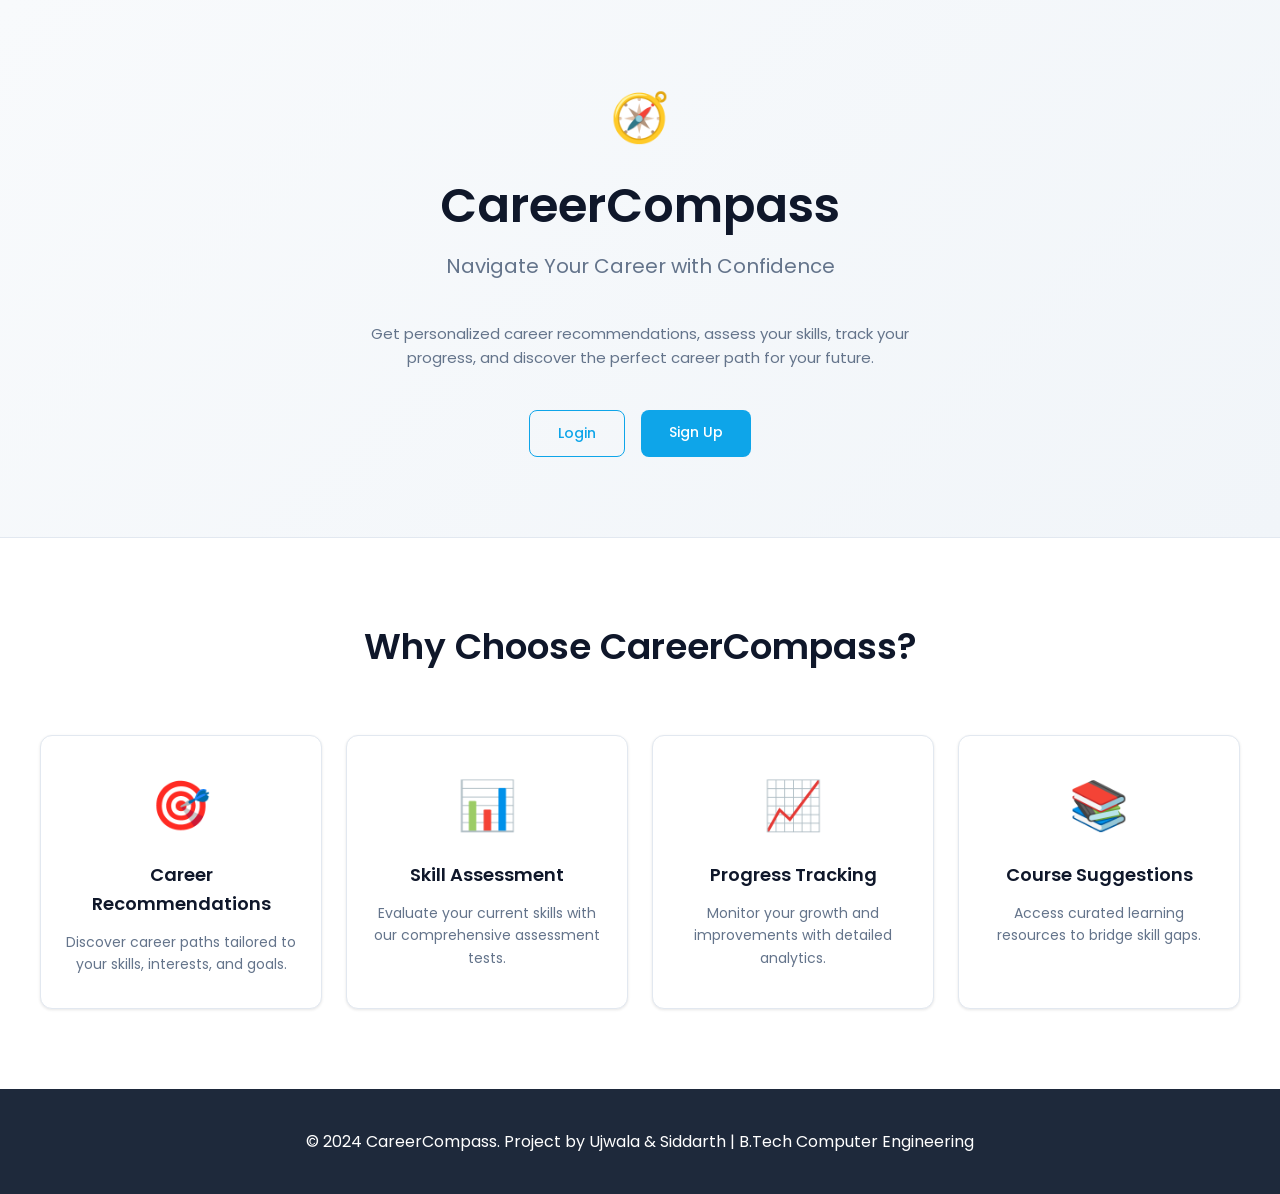
<file: index.html>
<!DOCTYPE html>
<html lang="en">
<head>
    <meta charset="UTF-8">
    <meta name="viewport" content="width=device-width, initial-scale=1.0">
    <title>CareerCompass - Navigate Your Career with Confidence</title>
    <link rel="stylesheet" href="style.css">
    <style>
        /* Landing page specific styles */
        .landing-hero {
            background: linear-gradient(135deg, #f8fafc 0%, #f1f5f9 100%);
            padding: 80px 40px;
            text-align: center;
            border-bottom: 1px solid var(--border-color);
        }

        .hero-content {
            max-width: 800px;
            margin: 0 auto;
        }

        .hero-logo {
            font-size: 48px;
            margin-bottom: 20px;
        }

        .hero-title {
            font-size: 48px;
            font-weight: 600;
            color: var(--text-dark);
            margin-bottom: 16px;
            line-height: 1.2;
        }

        .hero-tagline {
            font-size: 20px;
            color: var(--text-muted);
            margin-bottom: 40px;
        }

        .hero-cta {
            display: flex;
            gap: 16px;
            justify-content: center;
            flex-wrap: wrap;
        }

        .landing-features {
            padding: 80px 40px;
            background-color: white;
        }

        .features-container {
            max-width: 1200px;
            margin: 0 auto;
        }

        .features-title {
            font-size: 36px;
            font-weight: 600;
            text-align: center;
            margin-bottom: 60px;
            color: var(--text-dark);
        }

        .features-grid {
            display: grid;
            grid-template-columns: repeat(4, 1fr);
            gap: 24px;
        }

        .feature-card {
            background: white;
            border: 1px solid var(--border-color);
            border-radius: 12px;
            padding: 32px 24px;
            text-align: center;
            transition: all 0.2s ease;
            box-shadow: var(--shadow-sm);
        }

        .feature-card:hover {
            box-shadow: var(--shadow-md);
            border-color: var(--accent-teal);
            transform: translateY(-4px);
        }

        .feature-icon {
            font-size: 48px;
            margin-bottom: 16px;
        }

        .feature-title {
            font-size: 18px;
            font-weight: 600;
            color: var(--text-dark);
            margin-bottom: 12px;
        }

        .feature-desc {
            font-size: 14px;
            color: var(--text-muted);
            line-height: 1.6;
        }

        .landing-footer {
            padding: 40px;
            background-color: var(--primary-dark);
            color: white;
            text-align: center;
        }

        @media (max-width: 1024px) {
            .features-grid {
                grid-template-columns: repeat(2, 1fr);
            }
        }

        @media (max-width: 768px) {
            .landing-hero {
                padding: 60px 20px;
            }

            .hero-title {
                font-size: 36px;
            }

            .hero-tagline {
                font-size: 18px;
            }

            .features-grid {
                grid-template-columns: 1fr;
            }

            .landing-features {
                padding: 60px 20px;
            }

            .features-title {
                font-size: 28px;
            }
        }
    </style>
</head>
<body>
    <!-- Hero Section -->
    <section class="landing-hero">
        <div class="hero-content">
            <div class="hero-logo">🧭</div>
            <h1 class="hero-title">CareerCompass</h1>
            <p class="hero-tagline">Navigate Your Career with Confidence</p>
            <p style="font-size: 15px; color: var(--text-muted); margin-bottom: 40px; max-width: 600px; margin-left: auto; margin-right: auto;">
                Get personalized career recommendations, assess your skills, track your progress, and discover the perfect career path for your future.
            </p>
            <div class="hero-cta">
                <a href="login.html" class="btn btn-outline">Login</a>
                <a href="signup.html" class="btn btn-primary">Sign Up</a>
            </div>
        </div>
    </section>

    <!-- Features Section -->
    <section class="landing-features">
        <div class="features-container">
            <h2 class="features-title">Why Choose CareerCompass?</h2>
            <div class="features-grid">
                <div class="feature-card">
                    <div class="feature-icon">🎯</div>
                    <h3 class="feature-title">Career Recommendations</h3>
                    <p class="feature-desc">Discover career paths tailored to your skills, interests, and goals.</p>
                </div>
                <div class="feature-card">
                    <div class="feature-icon">📊</div>
                    <h3 class="feature-title">Skill Assessment</h3>
                    <p class="feature-desc">Evaluate your current skills with our comprehensive assessment tests.</p>
                </div>
                <div class="feature-card">
                    <div class="feature-icon">📈</div>
                    <h3 class="feature-title">Progress Tracking</h3>
                    <p class="feature-desc">Monitor your growth and improvements with detailed analytics.</p>
                </div>
                <div class="feature-card">
                    <div class="feature-icon">📚</div>
                    <h3 class="feature-title">Course Suggestions</h3>
                    <p class="feature-desc">Access curated learning resources to bridge skill gaps.</p>
                </div>
            </div>
        </div>
    </section>

    <!-- Footer Section -->
    <section class="landing-footer">
        <p>© 2024 CareerCompass. Project by Ujwala & Siddarth | B.Tech Computer Engineering</p>
    </section>
</body>
</html>
</file>
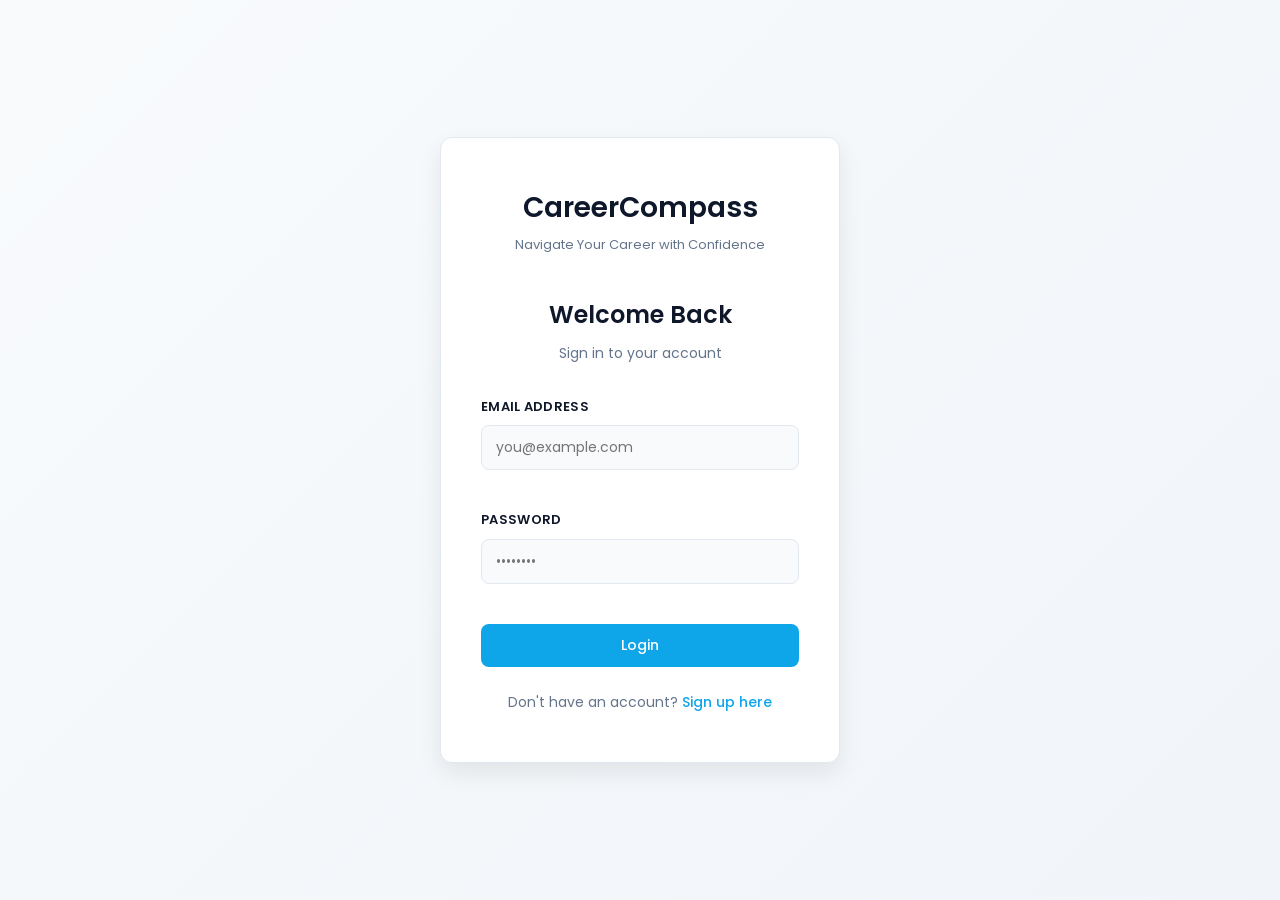
<file: login.html>
<!DOCTYPE html>
<html lang="en">
<head>
    <meta charset="UTF-8">
    <meta name="viewport" content="width=device-width, initial-scale=1.0">
    <title>CareerCompass - Login</title>
    <link rel="stylesheet" href="style.css">
    <link rel="stylesheet" href="login.css">
</head>
<body>
    <div class="login-container">
        <div class="login-card">
            <div class="login-header">
                <h1>CareerCompass</h1>
                <p>Navigate Your Career with Confidence</p>
            </div>

            <h2 class="login-title">Welcome Back</h2>
            <p class="login-subtitle">Sign in to your account</p>

            <div id="errorMsg" style="display:none; color:#ef4444; background:#fef2f2; border:1px solid #fecaca; padding:10px 14px; border-radius:8px; font-size:13px; margin-bottom:16px;"></div>
            <div id="successMsg" style="display:none; color:#16a34a; background:#f0fdf4; border:1px solid #bbf7d0; padding:10px 14px; border-radius:8px; font-size:13px; margin-bottom:16px;"></div>

            <form class="login-form" id="loginForm">
                <div class="form-group">
                    <label for="email">Email Address</label>
                    <input type="email" id="email" name="email" placeholder="you@example.com" required>
                </div>

                <div class="form-group">
                    <label for="password">Password</label>
                    <input type="password" id="password" name="password" placeholder="••••••••" required>
                </div>

                <button type="submit" class="btn btn-primary" style="width:100%;" id="loginBtn">
                    Login
                </button>
            </form>

            <p class="login-footer">
                Don't have an account? <a href="signup.html">Sign up here</a>
            </p>
        </div>
    </div>

    <script>
document.getElementById('loginForm').addEventListener('submit', async function(e) {
    e.preventDefault();

    const btn = document.getElementById('loginBtn');
    const errorEl = document.getElementById('errorMsg');

    btn.textContent = 'Logging in...';
    btn.disabled = true;
    errorEl.style.display = 'none';

    try {
        const formData = new FormData(this);

        // 1. Fetching from the relative backend path
        // 2. Setting credentials to 'include' for PHP Session cookies
        const response = await fetch("../Backend/Login.php", {
            method: "POST",
            body: formData,
            headers: {
                "Accept": "application/json"
            },
            credentials: "include"
        });

        console.log("RAW RESPONSE:", response);

        const text = await response.text();
        console.log("TEXT:", text);

        if (!response.ok) {
            throw new Error(`HTTP error! status: ${response.status}`);
        }

        // 3. Extract JSON safely from potential PHP warnings/errors
        let result = null;
        try {
            // Look for first '{' and last '}' to ignore any PHP garbage text
            const jsonStart = text.indexOf('{');
            const jsonEnd = text.lastIndexOf('}');
            
            if (jsonStart !== -1 && jsonEnd !== -1) {
                const cleanedJson = text.substring(jsonStart, jsonEnd + 1);
                result = JSON.parse(cleanedJson);
            } else {
                throw new Error("No JSON object found in response");
            }
        } catch (parseErr) {
            console.error("JSON Parse Error:", parseErr, "Raw Text:", text);
            throw new Error("Failed to parse server response");
        }

        console.log("PARSED JSON:", result);

        // 4. Handle logical success or failure
        if (result.success === true) {
            // Redirect explicitly to dashboard.html in current folder
            window.location.href = "dashboard.html";
        } else {
            errorEl.textContent = result.message || "Invalid credentials.";
            errorEl.style.display = "block";
            btn.textContent = "Login";
            btn.disabled = false;
        }

    } catch (err) {
        console.error("LOGIN ERROR:", err);
        errorEl.textContent = "Server error or connection issue. Check console.";
        errorEl.style.display = "block";
        btn.textContent = "Login";
        btn.disabled = false;
    }
});
</script>
</body>
</html>
</file>
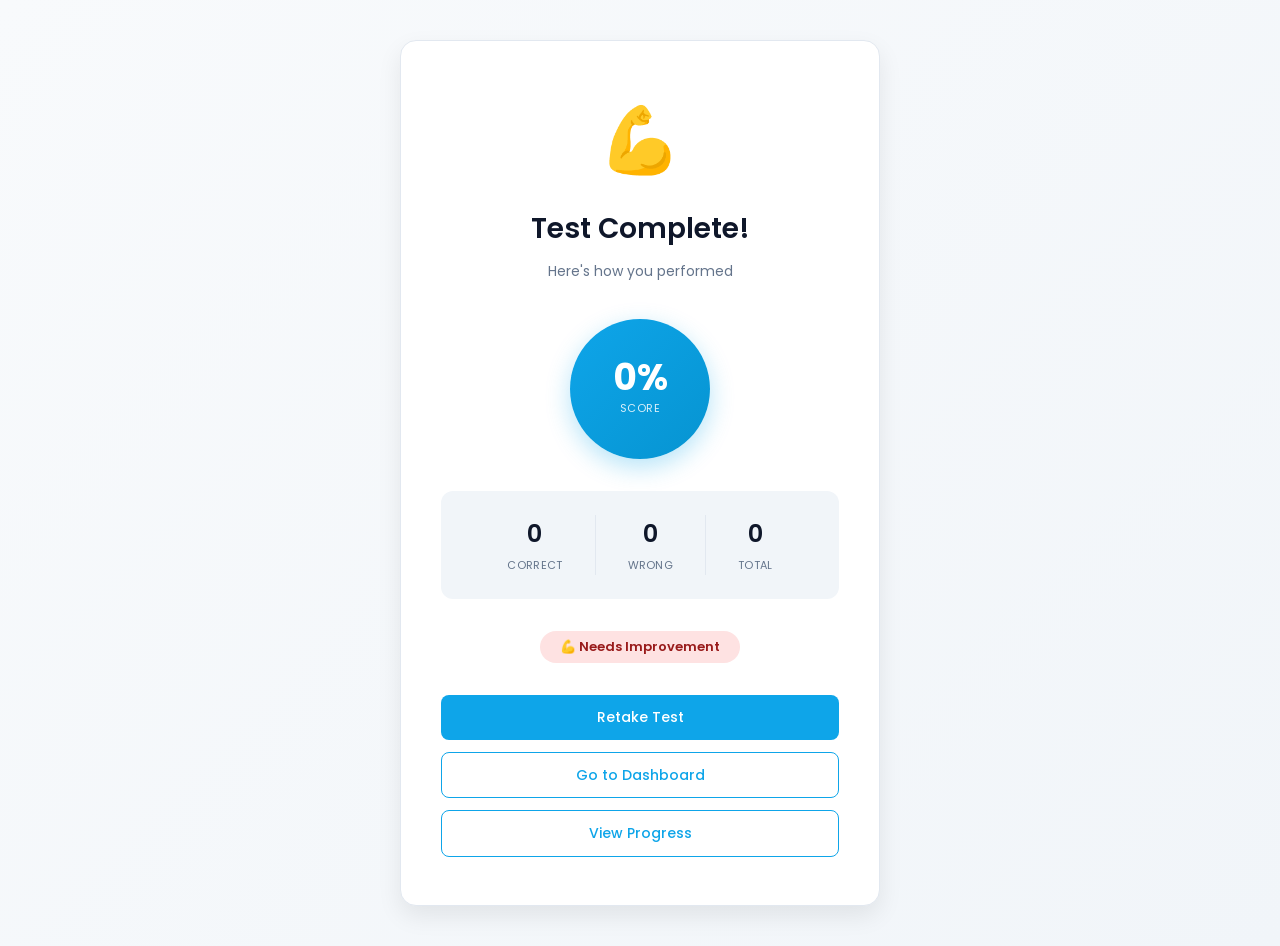
<file: result.html>
<!DOCTYPE html>
<html lang="en">
<head>
    <meta charset="UTF-8">
    <meta name="viewport" content="width=device-width, initial-scale=1.0">
    <title>CareerCompass - Test Result</title>
    <link rel="stylesheet" href="style.css">
    <style>
        .result-wrapper {
            min-height: 100vh;
            display: flex;
            align-items: center;
            justify-content: center;
            background: linear-gradient(135deg, #f8fafc 0%, #f1f5f9 100%);
            padding: 40px 20px;
        }

        .result-card {
            background: white;
            border: 1px solid var(--border-color);
            border-radius: 16px;
            padding: 48px 40px;
            box-shadow: var(--shadow-lg);
            width: 100%;
            max-width: 480px;
            text-align: center;
        }

        .result-icon {
            font-size: 64px;
            margin-bottom: 16px;
            display: block;
        }

        .result-title {
            font-size: 28px;
            font-weight: 600;
            color: var(--text-dark);
            margin-bottom: 8px;
        }

        .result-subtitle {
            font-size: 14px;
            color: var(--text-muted);
            margin-bottom: 36px;
        }

        .score-circle {
            width: 140px;
            height: 140px;
            border-radius: 50%;
            background: linear-gradient(135deg, var(--accent-teal), #0694d1);
            display: flex;
            flex-direction: column;
            align-items: center;
            justify-content: center;
            margin: 0 auto 32px;
            box-shadow: 0 8px 24px rgba(14, 165, 233, 0.3);
        }

        .score-circle .percentage {
            font-size: 36px;
            font-weight: 700;
            color: white;
            line-height: 1;
        }

        .score-circle .score-label {
            font-size: 11px;
            color: rgba(255,255,255,0.85);
            text-transform: uppercase;
            letter-spacing: 0.5px;
            margin-top: 4px;
        }

        .score-breakdown {
            display: flex;
            justify-content: center;
            gap: 32px;
            padding: 24px;
            background: var(--secondary-light);
            border-radius: 12px;
            margin-bottom: 32px;
        }

        .breakdown-item {
            text-align: center;
        }

        .breakdown-value {
            font-size: 24px;
            font-weight: 600;
            color: var(--text-dark);
        }

        .breakdown-label {
            font-size: 11px;
            color: var(--text-muted);
            text-transform: uppercase;
            letter-spacing: 0.3px;
            margin-top: 4px;
        }

        .breakdown-divider {
            width: 1px;
            background: var(--border-color);
        }

        .performance-badge {
            display: inline-block;
            padding: 6px 20px;
            border-radius: 20px;
            font-size: 13px;
            font-weight: 600;
            margin-bottom: 32px;
        }

        .badge-excellent { background: #dcfce7; color: #166534; }
        .badge-good      { background: #dbeafe; color: #1e40af; }
        .badge-average   { background: #fef9c3; color: #854d0e; }
        .badge-low       { background: #fee2e2; color: #991b1b; }

        .result-actions {
            display: flex;
            flex-direction: column;
            gap: 12px;
        }

        .result-actions a {
            display: block;
        }

        @media (max-width: 480px) {
            .result-card {
                padding: 32px 24px;
            }
            .score-circle {
                width: 120px;
                height: 120px;
            }
            .score-circle .percentage {
                font-size: 28px;
            }
        }
    </style>
</head>
<body>
    <div class="result-wrapper">
        <div class="result-card">
            <span class="result-icon" id="resultIcon">🎯</span>
            <h1 class="result-title">Test Complete!</h1>
            <p class="result-subtitle">Here's how you performed</p>

            <div class="score-circle">
                <span class="percentage" id="percentageDisplay">—</span>
                <span class="score-label">Score</span>
            </div>

            <div class="score-breakdown">
                <div class="breakdown-item">
                    <div class="breakdown-value" id="correctCount">—</div>
                    <div class="breakdown-label">Correct</div>
                </div>
                <div class="breakdown-divider"></div>
                <div class="breakdown-item">
                    <div class="breakdown-value" id="wrongCount">—</div>
                    <div class="breakdown-label">Wrong</div>
                </div>
                <div class="breakdown-divider"></div>
                <div class="breakdown-item">
                    <div class="breakdown-value" id="totalCount">—</div>
                    <div class="breakdown-label">Total</div>
                </div>
            </div>

            <span class="performance-badge" id="performanceBadge">—</span>

            <div class="result-actions">
                <a href="test.html" class="btn btn-primary">Retake Test</a>
                <a href="dashboard.html" class="btn btn-outline">Go to Dashboard</a>
                <a href="progress.html" class="btn btn-outline">View Progress</a>
            </div>
        </div>
    </div>

    <script>
        const data = JSON.parse(localStorage.getItem('result') || '{}');

        const score   = data.score      ?? 0;
        const total   = data.total      ?? 0;
        const pct     = data.percentage ?? (total ? Math.round(score / total * 100) : 0);
        const wrong   = total - score;

        document.getElementById('percentageDisplay').textContent = Math.round(pct) + '%';
        document.getElementById('correctCount').textContent = score;
        document.getElementById('wrongCount').textContent   = wrong;
        document.getElementById('totalCount').textContent   = total;

        const badge = document.getElementById('performanceBadge');
        const icon  = document.getElementById('resultIcon');

        if (pct >= 80) {
            badge.textContent = '🏆 Excellent Performance';
            badge.className   = 'performance-badge badge-excellent';
            icon.textContent  = '🏆';
        } else if (pct >= 60) {
            badge.textContent = '👍 Good Job';
            badge.className   = 'performance-badge badge-good';
            icon.textContent  = '👍';
        } else if (pct >= 40) {
            badge.textContent = '📚 Keep Practicing';
            badge.className   = 'performance-badge badge-average';
            icon.textContent  = '📚';
        } else {
            badge.textContent = '💪 Needs Improvement';
            badge.className   = 'performance-badge badge-low';
            icon.textContent  = '💪';
        }
    </script>
</body>
</html>
</file>
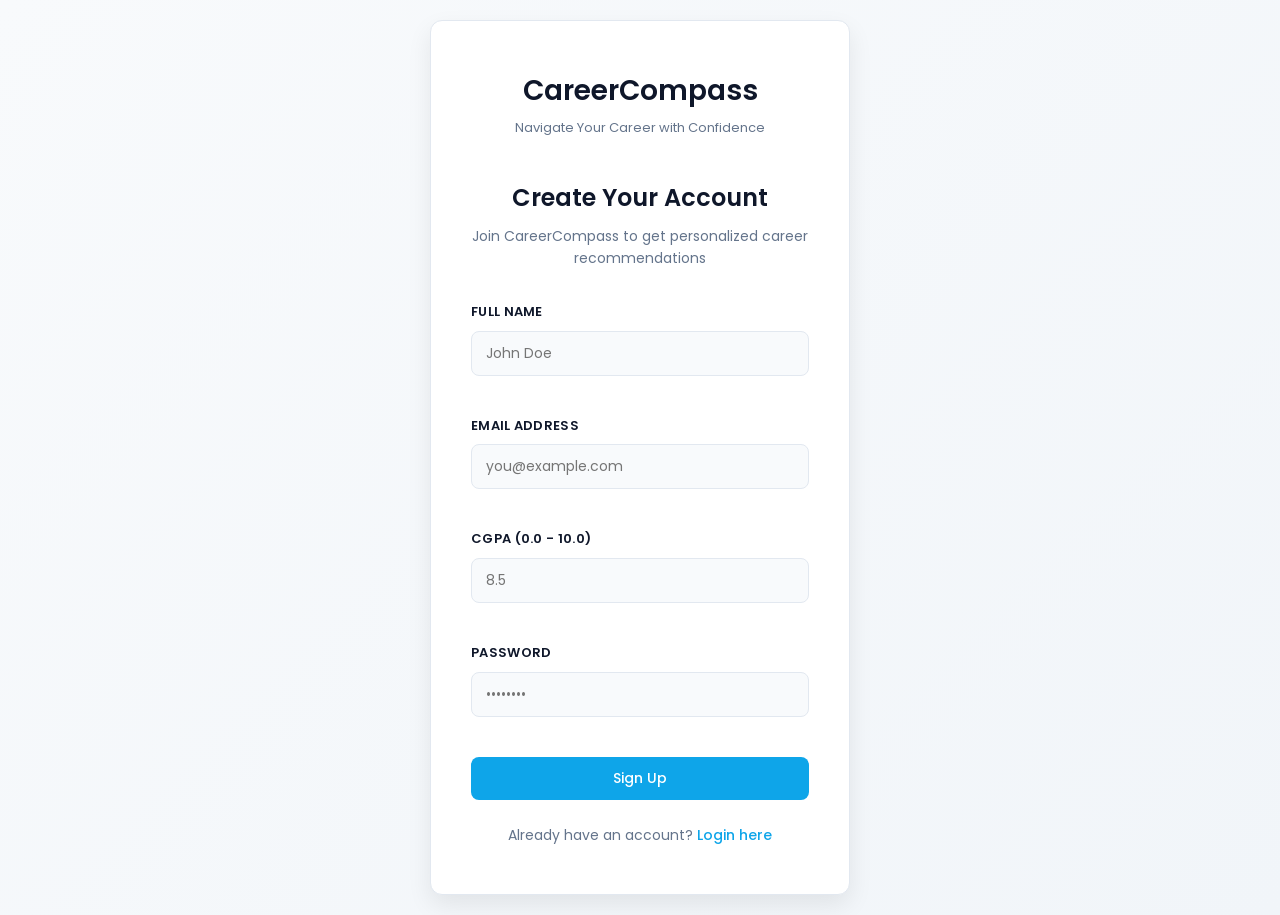
<file: signup.html>
<!DOCTYPE html>
<html lang="en">
<head>
    <meta charset="UTF-8">
    <meta name="viewport" content="width=device-width, initial-scale=1.0">
    <title>CareerCompass - Sign Up</title>
    <link rel="stylesheet" href="style.css">
    <link rel="stylesheet" href="signup.css">
</head>
<body>
    <div class="signup-container">
        <div class="signup-card">
            <div class="signup-header">
                <h1>CareerCompass</h1>
                <p>Navigate Your Career with Confidence</p>
            </div>
 
            <h2 class="signup-title">Create Your Account</h2>
            <p class="signup-subtitle">Join CareerCompass to get personalized career recommendations</p>
 
            <div id="errorMsg" style="display:none; color:#ef4444; background:#fef2f2; border:1px solid #fecaca; padding:10px 14px; border-radius:8px; font-size:13px; margin-bottom:16px;"></div>
            <div id="successMsg" style="display:none; color:#16a34a; background:#f0fdf4; border:1px solid #bbf7d0; padding:10px 14px; border-radius:8px; font-size:13px; margin-bottom:16px;"></div>
 
            <form class="signup-form" id="signupForm">
                <div class="form-group">
                    <label for="name">Full Name</label>
                    <input type="text" id="name" name="name" placeholder="John Doe" required>
                </div>
 
                <div class="form-group">
                    <label for="email">Email Address</label>
                    <input type="email" id="email" name="email" placeholder="you@example.com" required>
                </div>
 
                <div class="form-group">
                    <label for="cgpa">CGPA (0.0 - 10.0)</label>
                    <input type="number" id="cgpa" name="cgpa" placeholder="8.5" min="0" max="10" step="0.1">
                </div>
 
                <div class="form-group">
                    <label for="password">Password</label>
                    <input type="password" id="password" name="password" placeholder="••••••••" required>
                </div>
 
                <button type="submit" class="btn btn-primary" style="width:100%;" id="signupBtn">Sign Up</button>
            </form>
 
            <p class="signup-footer">
                Already have an account? <a href="login.html">Login here</a>
            </p>
        </div>
    </div>
 
  <script>
document.getElementById('signupForm').addEventListener('submit', async function(e) {
    e.preventDefault();

    const btn = document.getElementById('signupBtn');
    const errorEl = document.getElementById('errorMsg');
    const successEl = document.getElementById('successMsg');

    btn.textContent = 'Creating account...';
    btn.disabled = true;
    errorEl.style.display = 'none';
    successEl.style.display = 'none';

    try {
        const formData = new FormData(this);

        const response = await fetch('../Backend/Signup.php', {
            method: 'POST',
            body: formData
        });

        const text = await response.text();
        console.log(text);

        let result;

        try {
            result = JSON.parse(text);
        } catch (e) {
            throw new Error(text);
        }

        if (result.success) {
            successEl.textContent = result.message;
            successEl.style.display = 'block';

            setTimeout(() => {
                window.location.href = result.redirect;
            }, 1000);

        } else {
            errorEl.textContent = result.message;
            errorEl.style.display = 'block';
            btn.textContent = 'Sign Up';
            btn.disabled = false;
        }

    } catch (err) {
        errorEl.textContent = err.message;
        errorEl.style.display = 'block';
        btn.textContent = 'Sign Up';
        btn.disabled = false;
    }
});
</script>
</body>
</html>
</file>
<file: style.css>
/* ==================== GLOBAL STYLES ==================== */
@import url('https://fonts.googleapis.com/css2?family=Poppins:wght@400;500;600&display=swap');

* {
    margin: 0;
    padding: 0;
    box-sizing: border-box;
}

:root {
    --primary-dark: #1e293b;
    --primary-light: #f8fafc;
    --secondary-light: #f1f5f9;
    --border-color: #e2e8f0;
    --text-dark: #0f172a;
    --text-muted: #64748b;
    --accent-teal: #0ea5e9;
    --accent-gold: #f59e0b;
    --shadow-sm: 0 1px 3px rgba(0, 0, 0, 0.1);
    --shadow-md: 0 4px 6px rgba(0, 0, 0, 0.1);
    --shadow-lg: 0 10px 25px rgba(0, 0, 0, 0.08);
    --transition: all 0.2s ease;
}

html {
    scroll-behavior: smooth;
}

body {
    font-family: 'Poppins', sans-serif;
    background-color: var(--primary-light);
    color: var(--text-dark);
    line-height: 1.6;
}

/* ==================== LAYOUT ==================== */
.app-container {
    display: flex;
    min-height: 100vh;
}

/* Sidebar Navigation */
.sidebar {
    width: 260px;
    background-color: var(--primary-dark);
    color: white;
    padding: 30px 0;
    position: fixed;
    height: 100vh;
    overflow-y: auto;
    box-shadow: var(--shadow-md);
}

.sidebar-logo {
    padding: 0 24px 30px;
    border-bottom: 1px solid rgba(255, 255, 255, 0.1);
    margin-bottom: 30px;
}

.sidebar-logo h1 {
    font-size: 22px;
    font-weight: 600;
    letter-spacing: -0.5px;
}

.sidebar-logo p {
    font-size: 11px;
    opacity: 0.7;
    margin-top: 4px;
}

.sidebar-nav {
    list-style: none;
}

.sidebar-nav a {
    display: flex;
    align-items: center;
    padding: 14px 24px;
    color: rgba(255, 255, 255, 0.7);
    text-decoration: none;
    font-size: 14px;
    font-weight: 500;
    transition: var(--transition);
    border-left: 4px solid transparent;
}

.sidebar-nav a:hover {
    color: white;
    background-color: rgba(255, 255, 255, 0.1);
}

.sidebar-nav a.active {
    color: var(--accent-teal);
    background-color: rgba(14, 165, 233, 0.15);
    border-left-color: var(--accent-teal);
}

.sidebar-nav a span {
    margin-right: 12px;
    font-size: 18px;
}

/* Main Content Area */
.main-content {
    margin-left: 260px;
    flex: 1;
    background-color: var(--primary-light);
}

.content-wrapper {
    padding: 40px;
    max-width: 1400px;
    margin: 0 auto;
}

/* ==================== COMMON COMPONENTS ==================== */
.page-header {
    margin-bottom: 40px;
}

.page-title {
    font-size: 32px;
    font-weight: 600;
    color: var(--text-dark);
    margin-bottom: 8px;
}

.page-subtitle {
    font-size: 14px;
    color: var(--text-muted);
}

.card {
    background-color: white;
    border: 1px solid var(--border-color);
    border-radius: 12px;
    padding: 24px;
    box-shadow: var(--shadow-sm);
    transition: var(--transition);
}

.card:hover {
    box-shadow: var(--shadow-md);
    border-color: var(--accent-teal);
}

.card-title {
    font-size: 18px;
    font-weight: 600;
    color: var(--text-dark);
    margin-bottom: 16px;
}

/* ==================== BUTTONS ==================== */
button, .btn {
    padding: 11px 28px;
    border: none;
    border-radius: 8px;
    font-family: 'Poppins', sans-serif;
    font-size: 14px;
    font-weight: 500;
    cursor: pointer;
    transition: var(--transition);
    text-decoration: none;
    display: inline-block;
    text-align: center;
}

.btn-primary {
    background-color: var(--accent-teal);
    color: white;
}

.btn-primary:hover {
    background-color: #0694d1;
    box-shadow: var(--shadow-md);
    transform: translateY(-2px);
}

.btn-secondary {
    background-color: var(--accent-gold);
    color: white;
}

.btn-secondary:hover {
    background-color: #d97706;
    box-shadow: var(--shadow-md);
}

.btn-outline {
    background-color: transparent;
    color: var(--accent-teal);
    border: 1.5px solid var(--accent-teal);
}

.btn-outline:hover {
    background-color: rgba(14, 165, 233, 0.1);
}

button:disabled {
    opacity: 0.5;
    cursor: not-allowed;
}

/* ==================== FORMS ==================== */
.form-group {
    margin-bottom: 20px;
}

label {
    display: block;
    margin-bottom: 8px;
    font-size: 13px;
    font-weight: 600;
    color: var(--text-dark);
    text-transform: uppercase;
    letter-spacing: 0.3px;
}

input[type="text"],
input[type="email"],
input[type="password"],
input[type="number"],
select,
textarea {
    width: 100%;
    padding: 11px 14px;
    border: 1px solid var(--border-color);
    border-radius: 8px;
    font-family: 'Poppins', sans-serif;
    font-size: 14px;
    background-color: var(--primary-light);
    color: var(--text-dark);
    transition: var(--transition);
}

input[type="text"]:focus,
input[type="email"]:focus,
input[type="password"]:focus,
input[type="number"]:focus,
select:focus,
textarea:focus {
    outline: none;
    border-color: var(--accent-teal);
    box-shadow: 0 0 0 3px rgba(14, 165, 233, 0.1);
}
/* ==================== GRID & FLEX ==================== */
.grid {
    display: grid;
    gap: 24px;
}

.grid-2 {
    grid-template-columns: repeat(2, 1fr);
}

.grid-3 {
    grid-template-columns: repeat(3, 1fr);
}

.grid-4 {
    grid-template-columns: repeat(4, 1fr);
}

.flex {
    display: flex;
}

.flex-center {
    display: flex;
    align-items: center;
    justify-content: center;
}

.flex-between {
    display: flex;
    align-items: center;
    justify-content: space-between;
}

.flex-col {
    display: flex;
    flex-direction: column;
}

.gap-12 {
    gap: 12px;
}

.gap-16 {
    gap: 16px;
}

.gap-24 {
    gap: 24px;
}

/* ==================== TEXT UTILITIES ==================== */
/* ==================== TEXT UTILITIES ==================== */
.text-center {
    text-align: center;
}

.text-muted {
    color: var(--text-muted);
}

.text-sm {
    font-size: 12px;
}

.text-lg {
    font-size: 18px;
    font-weight: 600;
}

.text-xl {
    font-size: 24px;
    font-weight: 600;
}

.highlight {
    color: var(--accent-teal);
    font-weight: 600;
}

/* ==================== PLACEHOLDER ==================== */
.placeholder-box {
    padding: 40px 20px;
    background-color: var(--secondary-light);
    border: 2px dashed var(--border-color);
    border-radius: 8px;
    text-align: center;
    color: var(--text-muted);
    font-size: 14px;
}

.stat-value {
    font-size: 28px;
    font-weight: 600;
    color: var(--accent-teal);
}

/* ==================== RESPONSIVE ==================== */
@media (max-width: 1024px) {
    .grid-4 {
        grid-template-columns: repeat(2, 1fr);
    }

    .grid-3 {
        grid-template-columns: repeat(2, 1fr);
    }
}

@media (max-width: 768px) {
    .app-container {
        flex-direction: column;
    }

    .sidebar {
        width: 100%;
        height: auto;
        position: relative;
        padding: 16px 0;
    }

    .main-content {
        margin-left: 0;
    }

    .content-wrapper {
        padding: 20px;
    }

    .sidebar-nav a {
        padding: 12px 20px;
        font-size: 13px;
    }

    .sidebar-logo {
        padding: 0 20px 20px;
        margin-bottom: 0;
    }

    .sidebar-nav {
        display: flex;
        flex-wrap: wrap;
        gap: 8px;
    }

    .sidebar-nav li {
        flex: 1;
        min-width: 120px;
    }

    .grid-2,
    .grid-3,
    .grid-4 {
        grid-template-columns: 1fr;
    }

    .page-title {
        font-size: 24px;
    }
}

@media (max-width: 480px) {
    .content-wrapper {
        padding: 16px;
    }

    .card {
        padding: 16px;
    }

    button, .btn {
        width: 100%;
    }

    .page-title {
        font-size: 20px;
    }
}

/* ==================== SCROLLBAR ==================== */
::-webkit-scrollbar {
    width: 8px;
}

::-webkit-scrollbar-track {
    background: var(--secondary-light);
}

::-webkit-scrollbar-thumb {
    background: var(--border-color);
    border-radius: 4px;
}

::-webkit-scrollbar-thumb:hover {
    background: var(--text-muted);
}
</file>
<file: login.css>
/* ==================== LOGIN PAGE STYLES ==================== */
.login-container {
    display: flex;
    align-items: center;
    justify-content: center;
    min-height: 100vh;
    background: linear-gradient(135deg, #f8fafc 0%, #f1f5f9 100%);
    padding: 20px;
}

.login-card {
    background: white;
    border: 1px solid var(--border-color);
    border-radius: 12px;
    padding: 48px 40px;
    box-shadow: var(--shadow-lg);
    width: 100%;
    max-width: 400px;
}

.login-header {
    text-align: center;
    margin-bottom: 40px;
}

.login-header h1 {
    font-size: 28px;
    font-weight: 600;
    color: var(--text-dark);
    margin-bottom: 4px;
}

.login-header p {
    font-size: 13px;
    color: var(--text-muted);
}

.login-title {
    font-size: 24px;
    font-weight: 600;
    color: var(--text-dark);
    margin-bottom: 8px;
    text-align: center;
}

.login-subtitle {
    font-size: 14px;
    color: var(--text-muted);
    text-align: center;
    margin-bottom: 32px;
}

.login-form {
    display: flex;
    flex-direction: column;
    gap: 20px;
    margin-bottom: 24px;
}

.login-footer {
    text-align: center;
    font-size: 14px;
    color: var(--text-muted);
}

.login-footer a {
    color: var(--accent-teal);
    text-decoration: none;
    font-weight: 500;
    transition: var(--transition);
}

.login-footer a:hover {
    text-decoration: underline;
}

@media (max-width: 480px) {
    .login-card {
        padding: 32px 24px;
    }

    .login-header {
        margin-bottom: 32px;
    }

    .login-header h1 {
        font-size: 24px;
    }

    .login-title {
        font-size: 20px;
    }
}
</file>
<file: signup.css>
/* ==================== SIGNUP PAGE STYLES ==================== */
.signup-container {
    display: flex;
    align-items: center;
    justify-content: center;
    min-height: 100vh;
    background: linear-gradient(135deg, #f8fafc 0%, #f1f5f9 100%);
    padding: 20px;
}

.signup-card {
    background: white;
    border: 1px solid var(--border-color);
    border-radius: 12px;
    padding: 48px 40px;
    box-shadow: var(--shadow-lg);
    width: 100%;
    max-width: 420px;
}

.signup-header {
    text-align: center;
    margin-bottom: 40px;
}

.signup-header h1 {
    font-size: 28px;
    font-weight: 600;
    color: var(--text-dark);
    margin-bottom: 4px;
}

.signup-header p {
    font-size: 13px;
    color: var(--text-muted);
}

.signup-title {
    font-size: 24px;
    font-weight: 600;
    color: var(--text-dark);
    margin-bottom: 8px;
    text-align: center;
}

.signup-subtitle {
    font-size: 14px;
    color: var(--text-muted);
    text-align: center;
    margin-bottom: 32px;
}

.signup-form {
    display: flex;
    flex-direction: column;
    gap: 20px;
    margin-bottom: 24px;
}

.signup-footer {
    text-align: center;
    font-size: 14px;
    color: var(--text-muted);
}

.signup-footer a {
    color: var(--accent-teal);
    text-decoration: none;
    font-weight: 500;
    transition: var(--transition);
}

.signup-footer a:hover {
    text-decoration: underline;
}

@media (max-width: 480px) {
    .signup-card {
        padding: 32px 24px;
    }

    .signup-header {
        margin-bottom: 32px;
    }

    .signup-header h1 {
        font-size: 24px;
    }

    .signup-title {
        font-size: 20px;
    }
}
</file>
